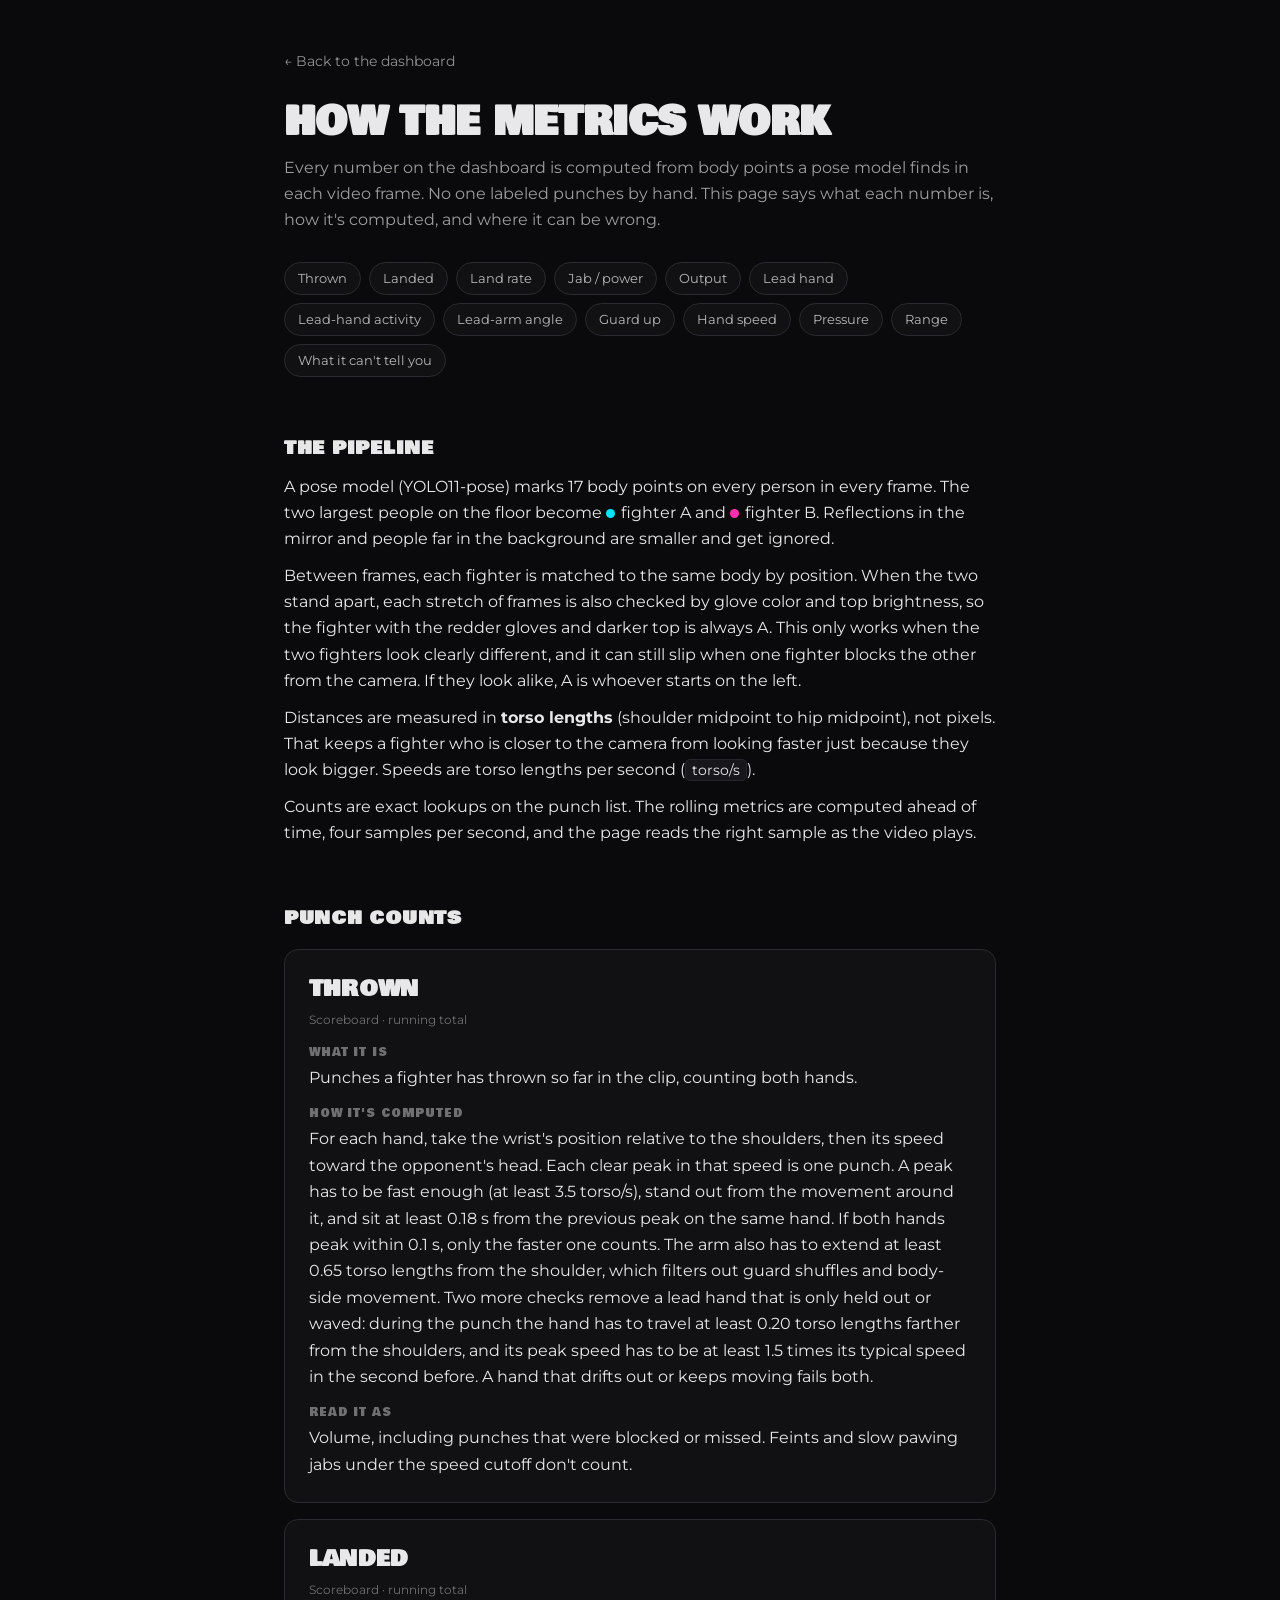
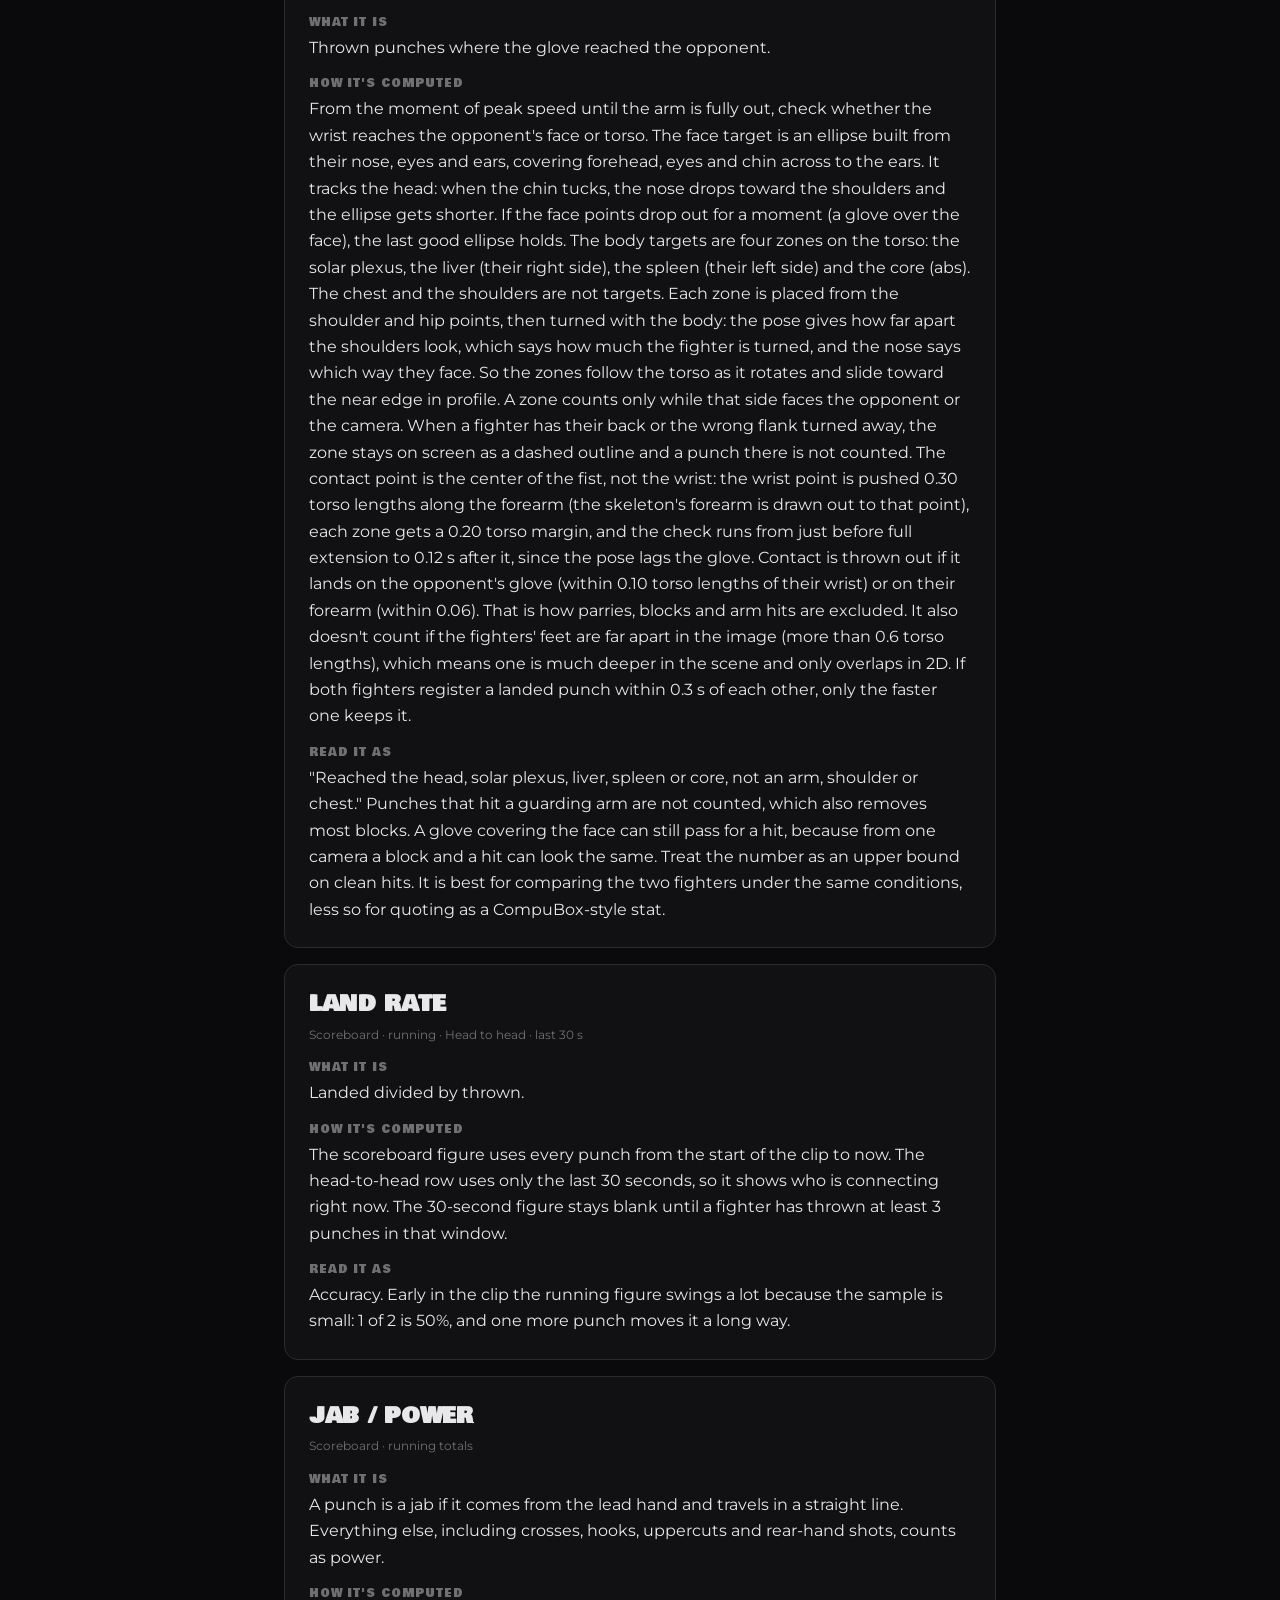
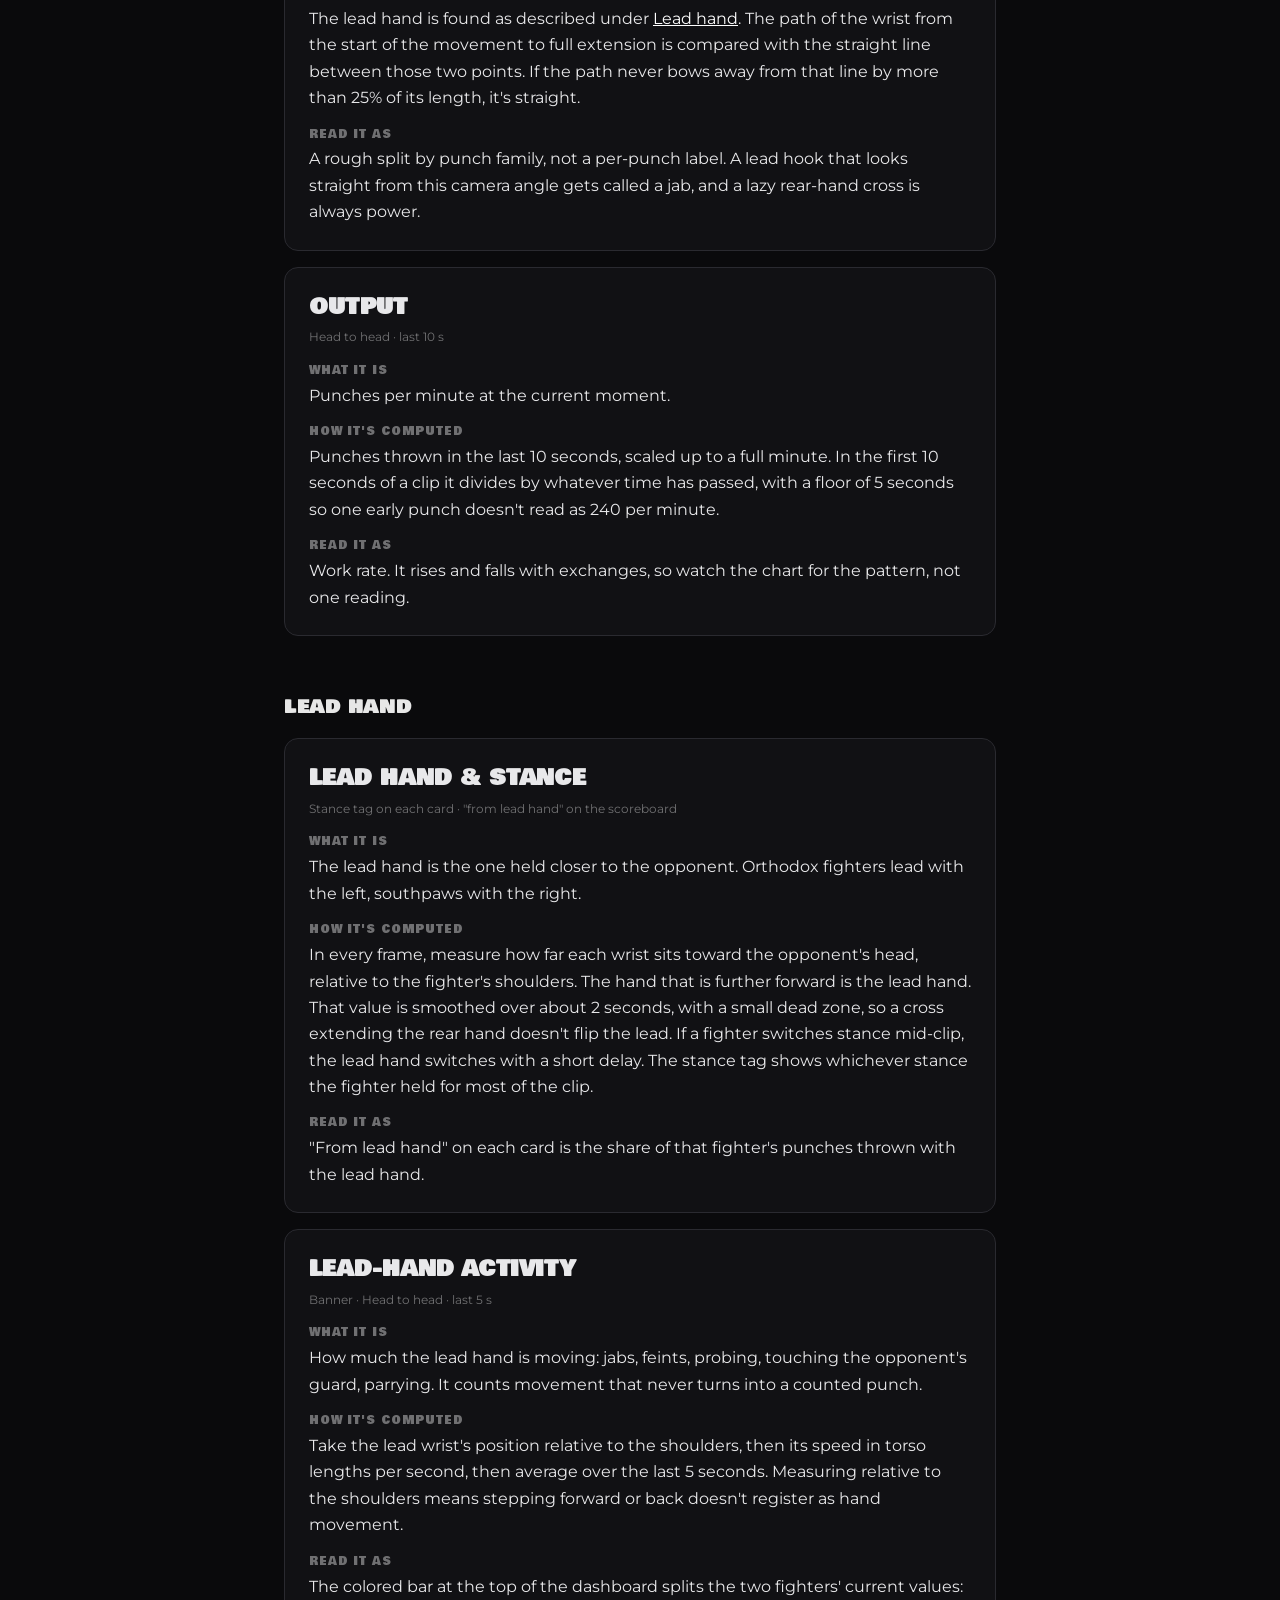
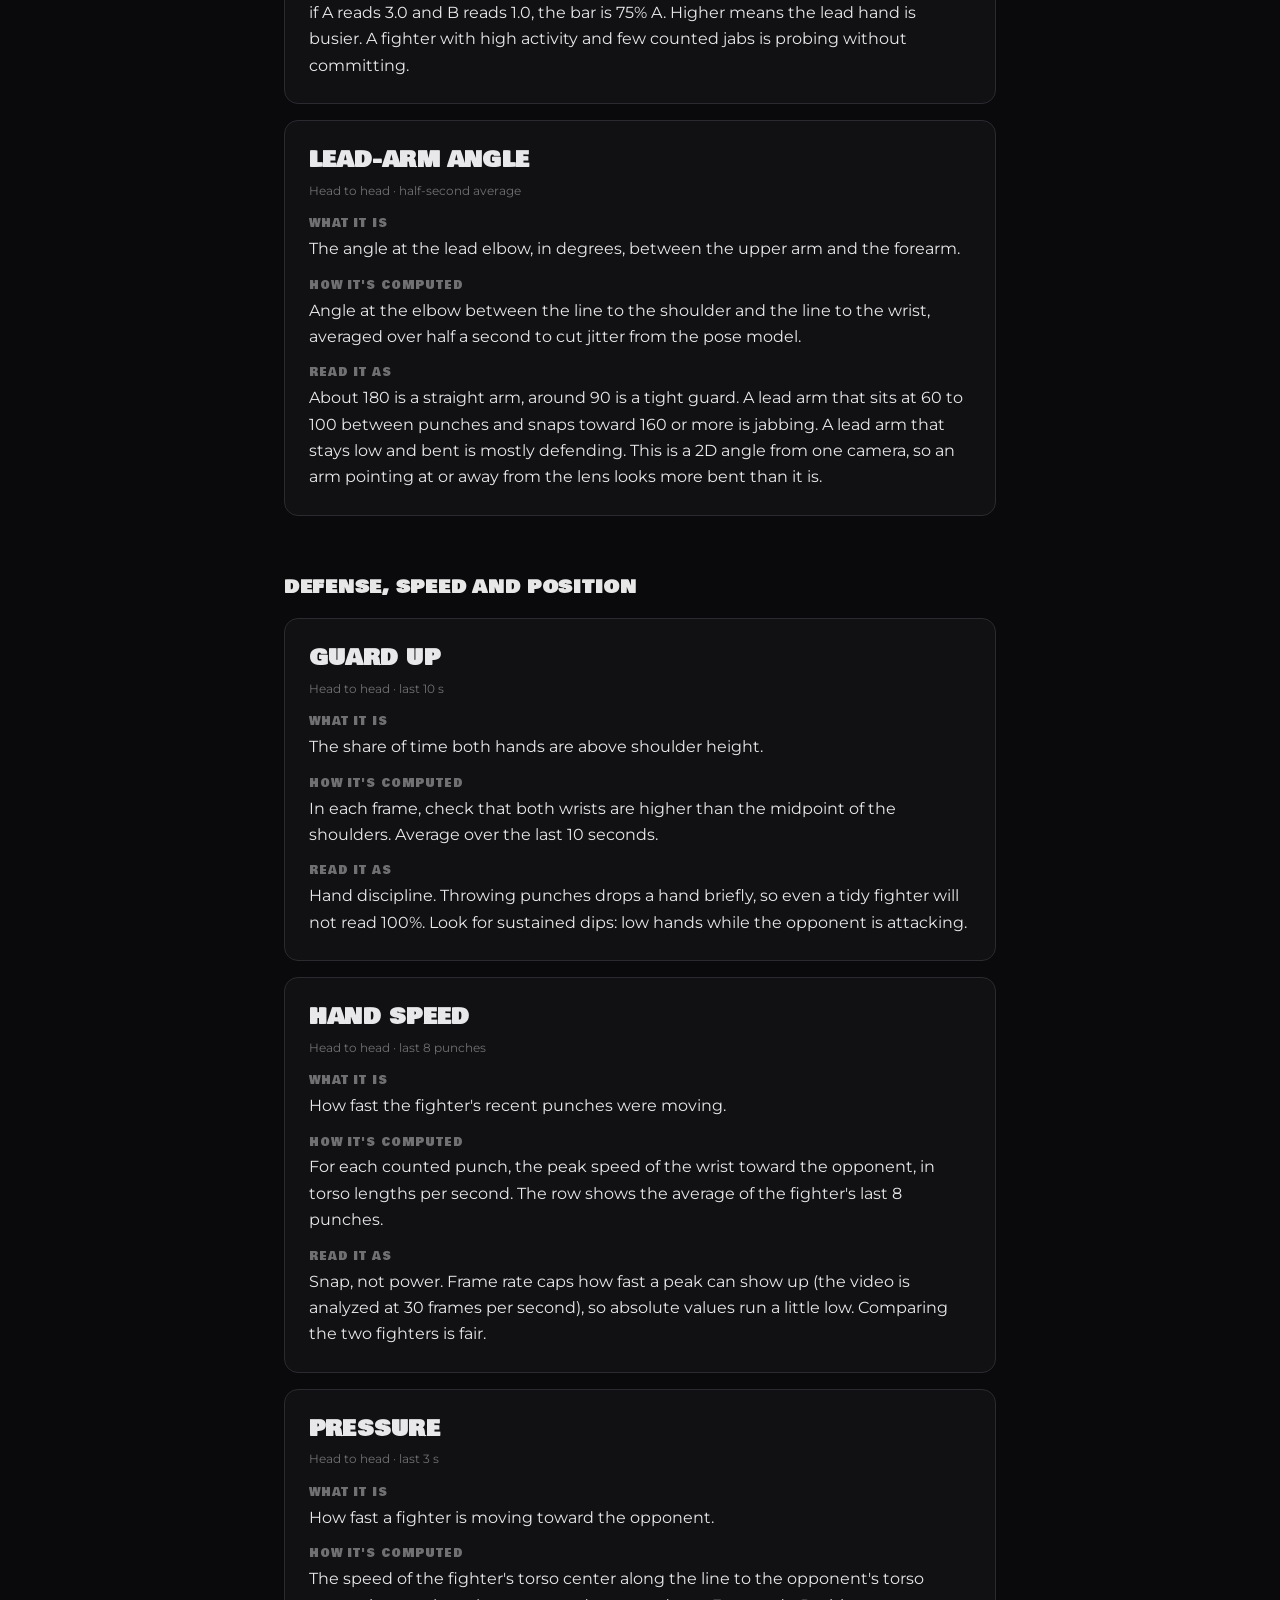
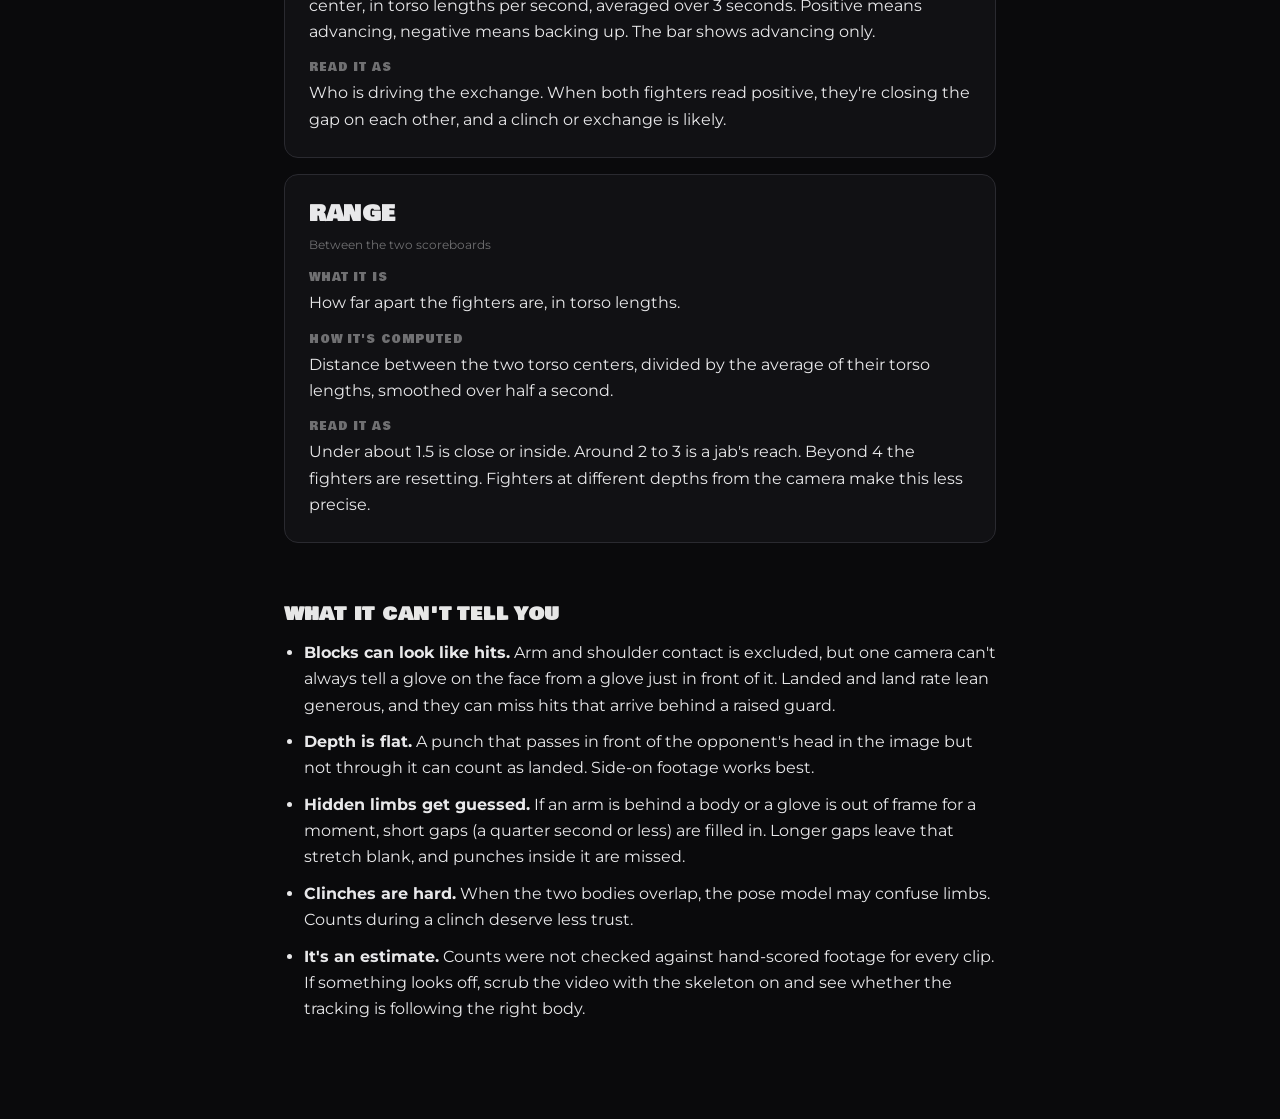
<file: web-demo/metrics.html>
<!DOCTYPE html>
<html lang="en">
<head>
<meta charset="UTF-8" />
<meta name="viewport" content="width=device-width, initial-scale=1.0" />
<title>CV Spar Analyzer | Metrics</title>
<link rel="icon" href="favicon.ico" sizes="any" />
<link rel="icon" type="image/png" sizes="32x32" href="assets/favicon-32.png" />
<link rel="icon" type="image/png" sizes="512x512" href="assets/favicon-512.png" />
<link rel="apple-touch-icon" href="assets/apple-touch-icon.png" />
<link rel="preconnect" href="https://fonts.googleapis.com">
<link rel="preconnect" href="https://fonts.gstatic.com" crossorigin>
<link href="https://fonts.googleapis.com/css2?family=Bowlby+One&family=Montserrat:wght@500;600;700;800&display=swap" rel="stylesheet">
<style>
  * { box-sizing: border-box; margin: 0; padding: 0; }
  html { scroll-behavior: smooth; }
  body { background: #0a0a0c; color: #e8e8ea; font-family: 'Montserrat', -apple-system, sans-serif; line-height: 1.65; }
  .wrap { width: min(760px, 100%); margin: 0 auto; padding: 48px 24px 96px; }
  .back { display: inline-block; color: rgba(255,255,255,0.55); font-size: 0.85rem; text-decoration: none; margin-bottom: 28px; }
  .back:hover { color: #fff; }
  h1 { font-family: 'Bowlby One', 'Montserrat', sans-serif; font-size: 2.4rem; font-weight: 700; text-transform: uppercase; line-height: 1.1; }
  .lede { color: rgba(255,255,255,0.6); margin-top: 12px; font-size: 1rem; }
  h2 { font-family: 'Bowlby One', 'Montserrat', sans-serif; font-size: 1.15rem; font-weight: 700; text-transform: uppercase; letter-spacing: 0.04em; margin: 56px 0 6px; color: rgba(255,255,255,0.9); }
  h3 { font-family: 'Bowlby One', 'Montserrat', sans-serif; font-size: 1.35rem; font-weight: 700; text-transform: uppercase; letter-spacing: 0.01em; }
  p { margin-top: 10px; }
  p.sub { color: rgba(255,255,255,0.55); font-size: 0.92rem; }
  code { font-family: 'Montserrat', sans-serif; font-size: 0.88em; background: #17171b; border: 1px solid #26262c; border-radius: 5px; padding: 1px 6px; }
  .toc { display: flex; flex-wrap: wrap; gap: 8px; margin-top: 28px; }
  .toc a { color: rgba(255,255,255,0.7); font-size: 0.8rem; text-decoration: none; border: 1px solid #2a2a30; border-radius: 999px; padding: 5px 13px; background: #111114; }
  .toc a:hover { border-color: rgba(255,255,255,0.45); color: #fff; }
  .metric { background: #111114; border: 1px solid #2a2a30; border-radius: 14px; padding: 22px 24px 24px; margin-top: 16px; scroll-margin-top: 20px; }
  .metric .where { font-size: 0.74rem; color: rgba(255,255,255,0.4); margin-top: 3px; }
  dl { margin-top: 14px; }
  dt { font-family: 'Bowlby One', 'Montserrat', sans-serif; font-size: 0.68rem; text-transform: uppercase; letter-spacing: 0.08em; color: rgba(255,255,255,0.4); margin-top: 14px; }
  dd { margin-top: 3px; }
  ul { margin: 8px 0 0 20px; }
  li { margin-top: 4px; }
  .limits li { margin-top: 10px; }
  .a-dot, .b-dot { display: inline-block; width: 9px; height: 9px; border-radius: 50%; margin-right: 6px; vertical-align: middle; }
  .a-dot { background: #00e5ff; }
  .b-dot { background: #ff2fb0; }
</style>
</head>
<body>
<div class="wrap">
  <a class="back" href="index.html">← Back to the dashboard</a>
  <h1>How the metrics work</h1>
  <p class="lede">Every number on the dashboard is computed from body points a pose model finds in each video frame. No one labeled punches by hand. This page says what each number is, how it's computed, and where it can be wrong.</p>

  <div class="toc">
    <a href="#thrown">Thrown</a>
    <a href="#landed">Landed</a>
    <a href="#land-rate">Land rate</a>
    <a href="#jab-power">Jab / power</a>
    <a href="#output">Output</a>
    <a href="#lead-hand">Lead hand</a>
    <a href="#lead-activity">Lead-hand activity</a>
    <a href="#lead-angle">Lead-arm angle</a>
    <a href="#guard">Guard up</a>
    <a href="#speed">Hand speed</a>
    <a href="#pressure">Pressure</a>
    <a href="#range">Range</a>
    <a href="#limits">What it can't tell you</a>
  </div>

  <h2>The pipeline</h2>
  <p>A pose model (YOLO11-pose) marks 17 body points on every person in every frame. The two largest people on the floor become <span class="a-dot"></span>fighter A and <span class="b-dot"></span>fighter B. Reflections in the mirror and people far in the background are smaller and get ignored.</p>
  <p>Between frames, each fighter is matched to the same body by position. When the two stand apart, each stretch of frames is also checked by glove color and top brightness, so the fighter with the redder gloves and darker top is always A. This only works when the two fighters look clearly different, and it can still slip when one fighter blocks the other from the camera. If they look alike, A is whoever starts on the left.</p>
  <p>Distances are measured in <strong>torso lengths</strong> (shoulder midpoint to hip midpoint), not pixels. That keeps a fighter who is closer to the camera from looking faster just because they look bigger. Speeds are torso lengths per second (<code>torso/s</code>).</p>
  <p>Counts are exact lookups on the punch list. The rolling metrics are computed ahead of time, four samples per second, and the page reads the right sample as the video plays.</p>

  <h2>Punch counts</h2>

  <div class="metric" id="thrown">
    <h3>Thrown</h3>
    <div class="where">Scoreboard · running total</div>
    <dl>
      <dt>What it is</dt>
      <dd>Punches a fighter has thrown so far in the clip, counting both hands.</dd>
      <dt>How it's computed</dt>
      <dd>For each hand, take the wrist's position relative to the shoulders, then its speed toward the opponent's head. Each clear peak in that speed is one punch. A peak has to be fast enough (at least 3.5 torso/s), stand out from the movement around it, and sit at least 0.18 s from the previous peak on the same hand. If both hands peak within 0.1 s, only the faster one counts. The arm also has to extend at least 0.65 torso lengths from the shoulder, which filters out guard shuffles and body-side movement. Two more checks remove a lead hand that is only held out or waved: during the punch the hand has to travel at least 0.20 torso lengths farther from the shoulders, and its peak speed has to be at least 1.5 times its typical speed in the second before. A hand that drifts out or keeps moving fails both.</dd>
      <dt>Read it as</dt>
      <dd>Volume, including punches that were blocked or missed. Feints and slow pawing jabs under the speed cutoff don't count.</dd>
    </dl>
  </div>

  <div class="metric" id="landed">
    <h3>Landed</h3>
    <div class="where">Scoreboard · running total</div>
    <dl>
      <dt>What it is</dt>
      <dd>Thrown punches where the glove reached the opponent.</dd>
      <dt>How it's computed</dt>
      <dd>From the moment of peak speed until the arm is fully out, check whether the wrist reaches the opponent's face or torso. The face target is an ellipse built from their nose, eyes and ears, covering forehead, eyes and chin across to the ears. It tracks the head: when the chin tucks, the nose drops toward the shoulders and the ellipse gets shorter. If the face points drop out for a moment (a glove over the face), the last good ellipse holds. The body targets are four zones on the torso: the solar plexus, the liver (their right side), the spleen (their left side) and the core (abs). The chest and the shoulders are not targets. Each zone is placed from the shoulder and hip points, then turned with the body: the pose gives how far apart the shoulders look, which says how much the fighter is turned, and the nose says which way they face. So the zones follow the torso as it rotates and slide toward the near edge in profile. A zone counts only while that side faces the opponent or the camera. When a fighter has their back or the wrong flank turned away, the zone stays on screen as a dashed outline and a punch there is not counted. The contact point is the center of the fist, not the wrist: the wrist point is pushed 0.30 torso lengths along the forearm (the skeleton's forearm is drawn out to that point), each zone gets a 0.20 torso margin, and the check runs from just before full extension to 0.12 s after it, since the pose lags the glove. Contact is thrown out if it lands on the opponent's glove (within 0.10 torso lengths of their wrist) or on their forearm (within 0.06). That is how parries, blocks and arm hits are excluded. It also doesn't count if the fighters' feet are far apart in the image (more than 0.6 torso lengths), which means one is much deeper in the scene and only overlaps in 2D. If both fighters register a landed punch within 0.3 s of each other, only the faster one keeps it.</dd>
      <dt>Read it as</dt>
      <dd>"Reached the head, solar plexus, liver, spleen or core, not an arm, shoulder or chest." Punches that hit a guarding arm are not counted, which also removes most blocks. A glove covering the face can still pass for a hit, because from one camera a block and a hit can look the same. Treat the number as an upper bound on clean hits. It is best for comparing the two fighters under the same conditions, less so for quoting as a CompuBox-style stat.</dd>
    </dl>
  </div>

  <div class="metric" id="land-rate">
    <h3>Land rate</h3>
    <div class="where">Scoreboard · running · Head to head · last 30 s</div>
    <dl>
      <dt>What it is</dt>
      <dd>Landed divided by thrown.</dd>
      <dt>How it's computed</dt>
      <dd>The scoreboard figure uses every punch from the start of the clip to now. The head-to-head row uses only the last 30 seconds, so it shows who is connecting right now. The 30-second figure stays blank until a fighter has thrown at least 3 punches in that window.</dd>
      <dt>Read it as</dt>
      <dd>Accuracy. Early in the clip the running figure swings a lot because the sample is small: 1 of 2 is 50%, and one more punch moves it a long way.</dd>
    </dl>
  </div>

  <div class="metric" id="jab-power">
    <h3>Jab / power</h3>
    <div class="where">Scoreboard · running totals</div>
    <dl>
      <dt>What it is</dt>
      <dd>A punch is a jab if it comes from the lead hand and travels in a straight line. Everything else, including crosses, hooks, uppercuts and rear-hand shots, counts as power.</dd>
      <dt>How it's computed</dt>
      <dd>The lead hand is found as described under <a href="#lead-hand" style="color:#fff">Lead hand</a>. The path of the wrist from the start of the movement to full extension is compared with the straight line between those two points. If the path never bows away from that line by more than 25% of its length, it's straight.</dd>
      <dt>Read it as</dt>
      <dd>A rough split by punch family, not a per-punch label. A lead hook that looks straight from this camera angle gets called a jab, and a lazy rear-hand cross is always power.</dd>
    </dl>
  </div>

  <div class="metric" id="output">
    <h3>Output</h3>
    <div class="where">Head to head · last 10 s</div>
    <dl>
      <dt>What it is</dt>
      <dd>Punches per minute at the current moment.</dd>
      <dt>How it's computed</dt>
      <dd>Punches thrown in the last 10 seconds, scaled up to a full minute. In the first 10 seconds of a clip it divides by whatever time has passed, with a floor of 5 seconds so one early punch doesn't read as 240 per minute.</dd>
      <dt>Read it as</dt>
      <dd>Work rate. It rises and falls with exchanges, so watch the chart for the pattern, not one reading.</dd>
    </dl>
  </div>

  <h2>Lead hand</h2>

  <div class="metric" id="lead-hand">
    <h3>Lead hand &amp; stance</h3>
    <div class="where">Stance tag on each card · "from lead hand" on the scoreboard</div>
    <dl>
      <dt>What it is</dt>
      <dd>The lead hand is the one held closer to the opponent. Orthodox fighters lead with the left, southpaws with the right.</dd>
      <dt>How it's computed</dt>
      <dd>In every frame, measure how far each wrist sits toward the opponent's head, relative to the fighter's shoulders. The hand that is further forward is the lead hand. That value is smoothed over about 2 seconds, with a small dead zone, so a cross extending the rear hand doesn't flip the lead. If a fighter switches stance mid-clip, the lead hand switches with a short delay. The stance tag shows whichever stance the fighter held for most of the clip.</dd>
      <dt>Read it as</dt>
      <dd>"From lead hand" on each card is the share of that fighter's punches thrown with the lead hand.</dd>
    </dl>
  </div>

  <div class="metric" id="lead-activity">
    <h3>Lead-hand activity</h3>
    <div class="where">Banner · Head to head · last 5 s</div>
    <dl>
      <dt>What it is</dt>
      <dd>How much the lead hand is moving: jabs, feints, probing, touching the opponent's guard, parrying. It counts movement that never turns into a counted punch.</dd>
      <dt>How it's computed</dt>
      <dd>Take the lead wrist's position relative to the shoulders, then its speed in torso lengths per second, then average over the last 5 seconds. Measuring relative to the shoulders means stepping forward or back doesn't register as hand movement.</dd>
      <dt>Read it as</dt>
      <dd>The colored bar at the top of the dashboard splits the two fighters' current values: if A reads 3.0 and B reads 1.0, the bar is 75% A. Higher means the lead hand is busier. A fighter with high activity and few counted jabs is probing without committing.</dd>
    </dl>
  </div>

  <div class="metric" id="lead-angle">
    <h3>Lead-arm angle</h3>
    <div class="where">Head to head · half-second average</div>
    <dl>
      <dt>What it is</dt>
      <dd>The angle at the lead elbow, in degrees, between the upper arm and the forearm.</dd>
      <dt>How it's computed</dt>
      <dd>Angle at the elbow between the line to the shoulder and the line to the wrist, averaged over half a second to cut jitter from the pose model.</dd>
      <dt>Read it as</dt>
      <dd>About 180 is a straight arm, around 90 is a tight guard. A lead arm that sits at 60 to 100 between punches and snaps toward 160 or more is jabbing. A lead arm that stays low and bent is mostly defending. This is a 2D angle from one camera, so an arm pointing at or away from the lens looks more bent than it is.</dd>
    </dl>
  </div>

  <h2>Defense, speed and position</h2>

  <div class="metric" id="guard">
    <h3>Guard up</h3>
    <div class="where">Head to head · last 10 s</div>
    <dl>
      <dt>What it is</dt>
      <dd>The share of time both hands are above shoulder height.</dd>
      <dt>How it's computed</dt>
      <dd>In each frame, check that both wrists are higher than the midpoint of the shoulders. Average over the last 10 seconds.</dd>
      <dt>Read it as</dt>
      <dd>Hand discipline. Throwing punches drops a hand briefly, so even a tidy fighter will not read 100%. Look for sustained dips: low hands while the opponent is attacking.</dd>
    </dl>
  </div>

  <div class="metric" id="speed">
    <h3>Hand speed</h3>
    <div class="where">Head to head · last 8 punches</div>
    <dl>
      <dt>What it is</dt>
      <dd>How fast the fighter's recent punches were moving.</dd>
      <dt>How it's computed</dt>
      <dd>For each counted punch, the peak speed of the wrist toward the opponent, in torso lengths per second. The row shows the average of the fighter's last 8 punches.</dd>
      <dt>Read it as</dt>
      <dd>Snap, not power. Frame rate caps how fast a peak can show up (the video is analyzed at 30 frames per second), so absolute values run a little low. Comparing the two fighters is fair.</dd>
    </dl>
  </div>

  <div class="metric" id="pressure">
    <h3>Pressure</h3>
    <div class="where">Head to head · last 3 s</div>
    <dl>
      <dt>What it is</dt>
      <dd>How fast a fighter is moving toward the opponent.</dd>
      <dt>How it's computed</dt>
      <dd>The speed of the fighter's torso center along the line to the opponent's torso center, in torso lengths per second, averaged over 3 seconds. Positive means advancing, negative means backing up. The bar shows advancing only.</dd>
      <dt>Read it as</dt>
      <dd>Who is driving the exchange. When both fighters read positive, they're closing the gap on each other, and a clinch or exchange is likely.</dd>
    </dl>
  </div>

  <div class="metric" id="range">
    <h3>Range</h3>
    <div class="where">Between the two scoreboards</div>
    <dl>
      <dt>What it is</dt>
      <dd>How far apart the fighters are, in torso lengths.</dd>
      <dt>How it's computed</dt>
      <dd>Distance between the two torso centers, divided by the average of their torso lengths, smoothed over half a second.</dd>
      <dt>Read it as</dt>
      <dd>Under about 1.5 is close or inside. Around 2 to 3 is a jab's reach. Beyond 4 the fighters are resetting. Fighters at different depths from the camera make this less precise.</dd>
    </dl>
  </div>

  <h2 id="limits">What it can't tell you</h2>
  <ul class="limits">
    <li><strong>Blocks can look like hits.</strong> Arm and shoulder contact is excluded, but one camera can't always tell a glove on the face from a glove just in front of it. Landed and land rate lean generous, and they can miss hits that arrive behind a raised guard.</li>
    <li><strong>Depth is flat.</strong> A punch that passes in front of the opponent's head in the image but not through it can count as landed. Side-on footage works best.</li>
    <li><strong>Hidden limbs get guessed.</strong> If an arm is behind a body or a glove is out of frame for a moment, short gaps (a quarter second or less) are filled in. Longer gaps leave that stretch blank, and punches inside it are missed.</li>
    <li><strong>Clinches are hard.</strong> When the two bodies overlap, the pose model may confuse limbs. Counts during a clinch deserve less trust.</li>
    <li><strong>It's an estimate.</strong> Counts were not checked against hand-scored footage for every clip. If something looks off, scrub the video with the skeleton on and see whether the tracking is following the right body.</li>
  </ul>
</div>
</body>
</html>
</file>
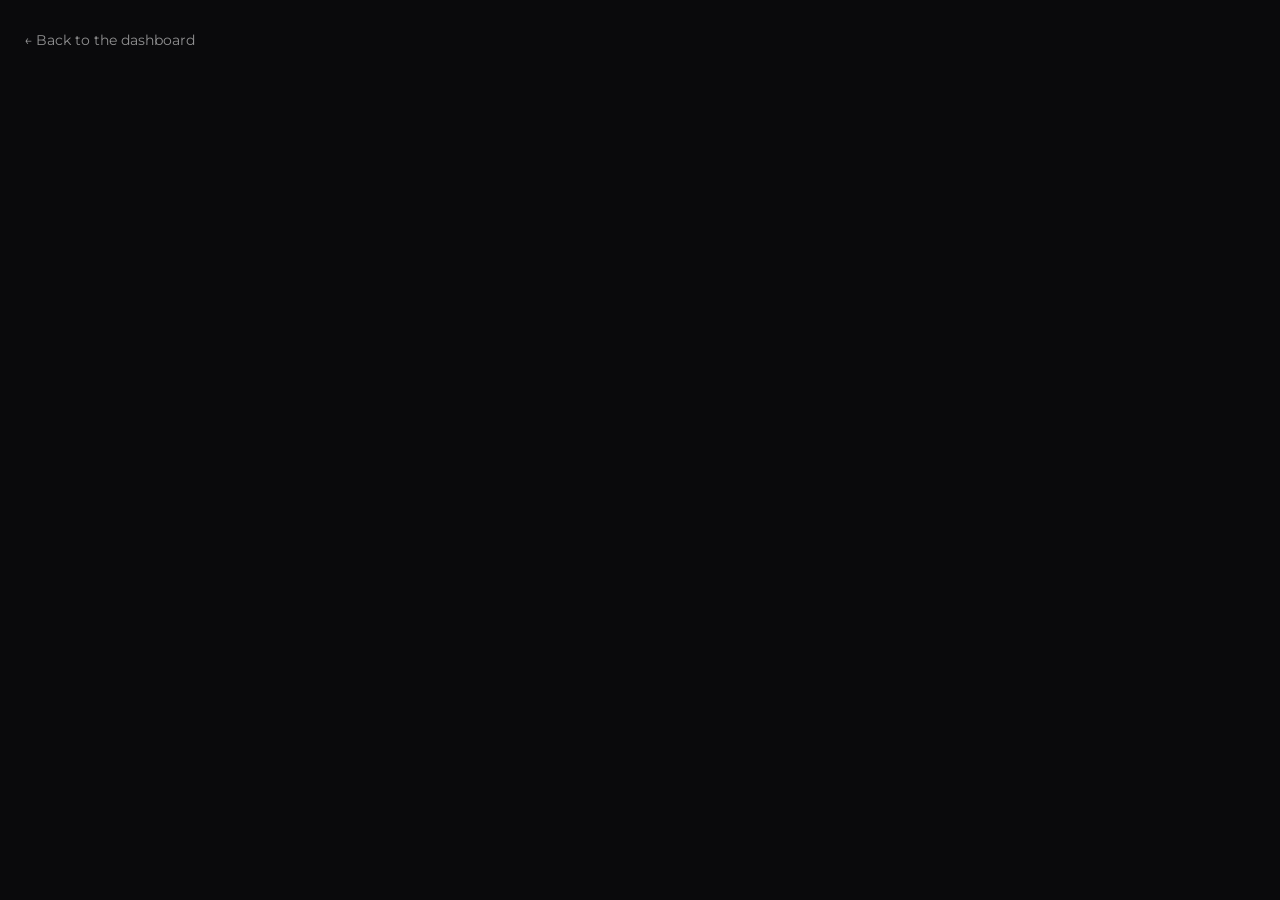
<file: web-demo/thoughts.html>
<!DOCTYPE html>
<html lang="en">
<head>
<meta charset="UTF-8" />
<meta name="viewport" content="width=device-width, initial-scale=1.0" />
<title>CV Spar Analyzer | Thought Process</title>
<link rel="icon" href="favicon.ico" sizes="any" />
<link rel="icon" type="image/png" sizes="32x32" href="assets/favicon-32.png" />
<link rel="icon" type="image/png" sizes="512x512" href="assets/favicon-512.png" />
<link rel="apple-touch-icon" href="assets/apple-touch-icon.png" />
<link rel="preconnect" href="https://fonts.googleapis.com"><link href="https://fonts.googleapis.com/css2?family=Bowlby+One&family=Montserrat:wght@500;600;700;800&display=swap" rel="stylesheet">
<style>
  * { box-sizing: border-box; margin: 0; padding: 0; }
  body { background: #0a0a0c; color: #e8e8ea; font-family: -apple-system, 'Montserrat', sans-serif; min-height: 100vh; }
  .back { display: inline-block; margin: 32px 24px; color: rgba(255,255,255,0.55); font-size: 0.85rem; text-decoration: none; }
  .back:hover { color: #fff; }
</style>
</head>
<body>
<a class="back" href="index.html">← Back to the dashboard</a>
</body>
</html>
</file>
